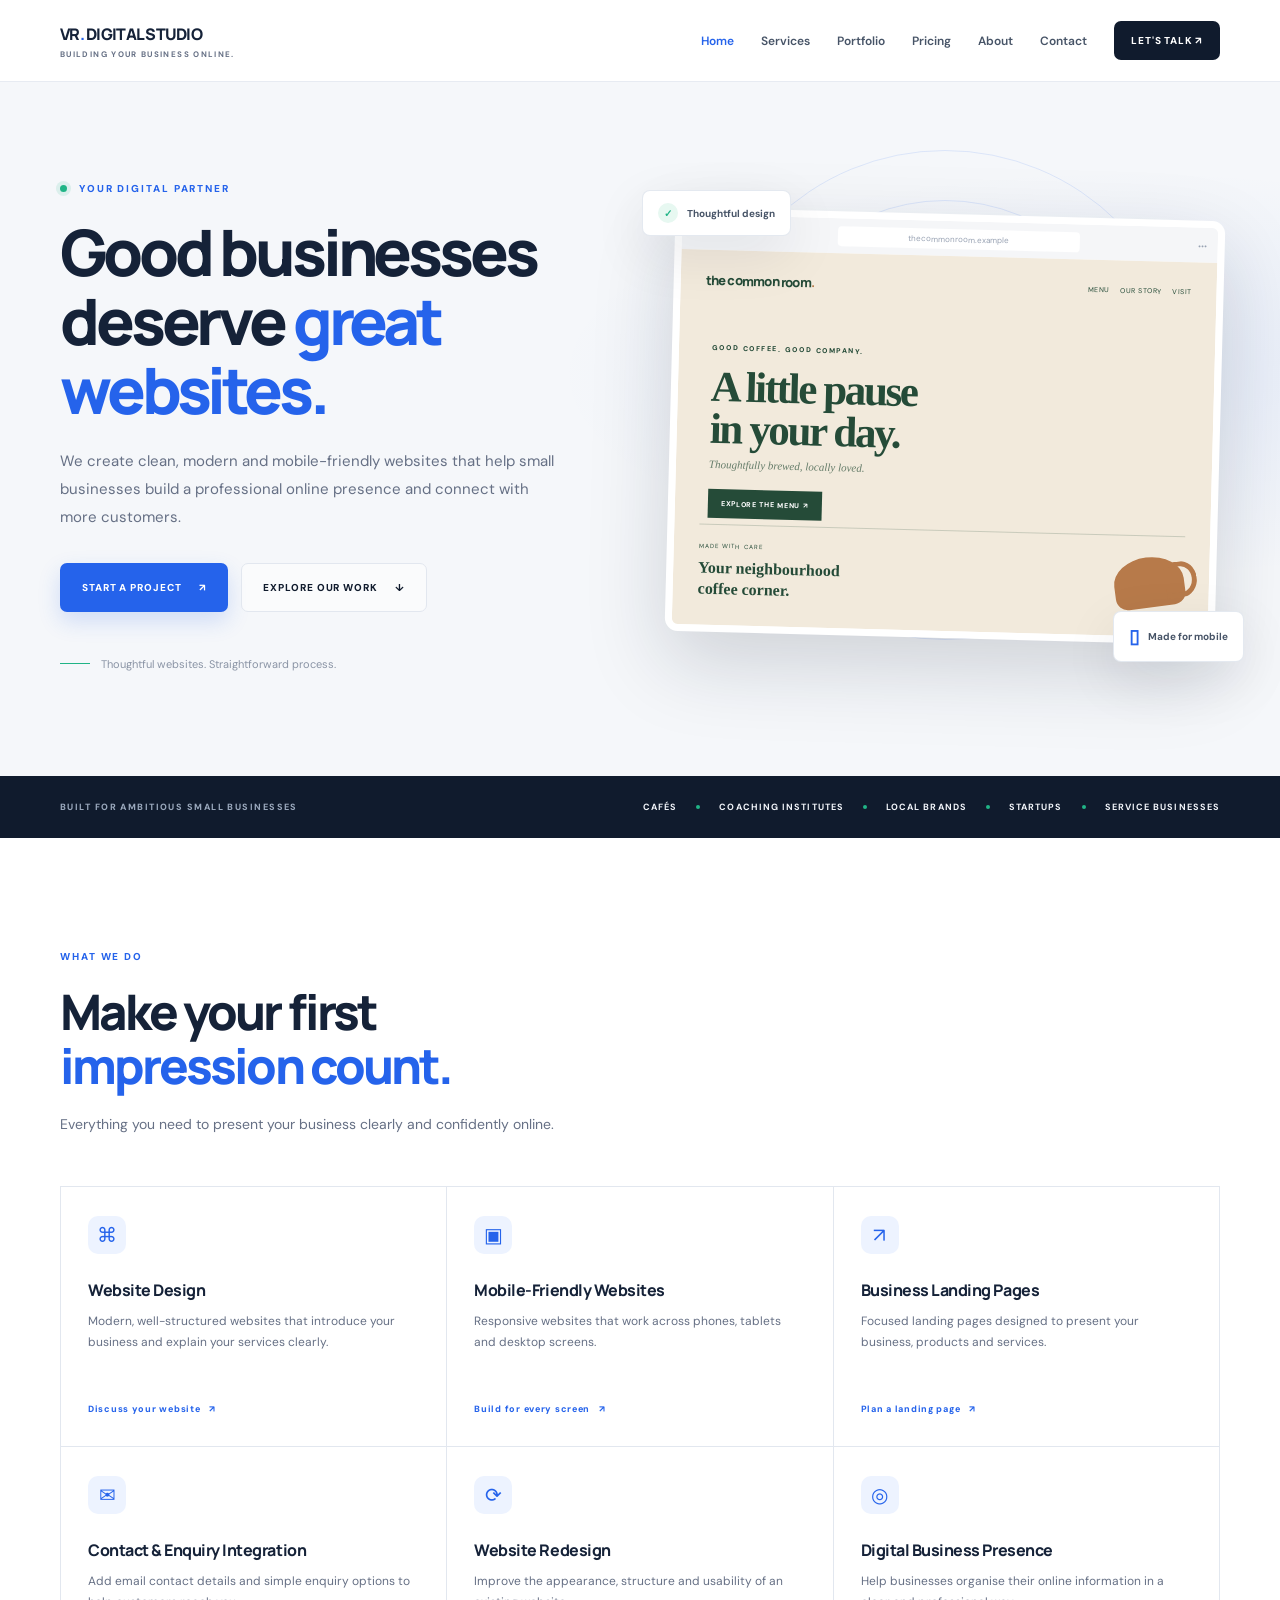
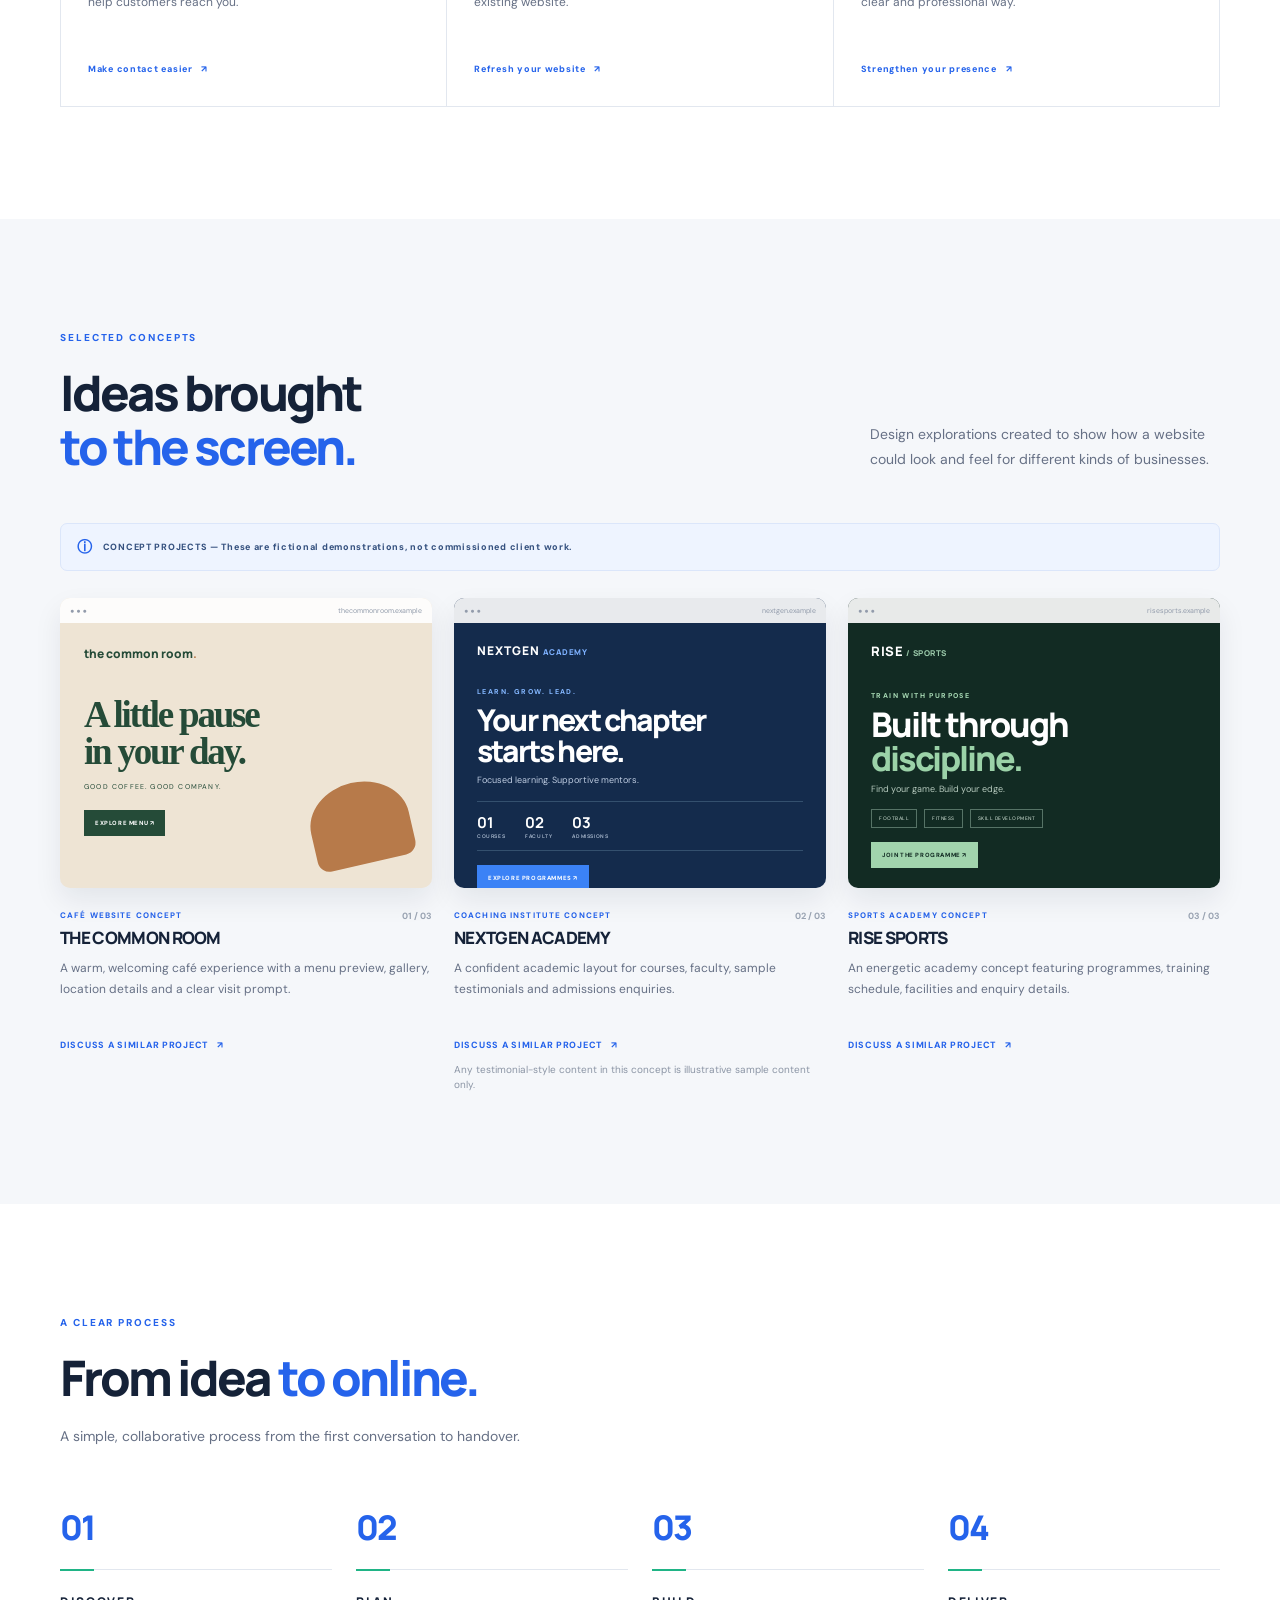
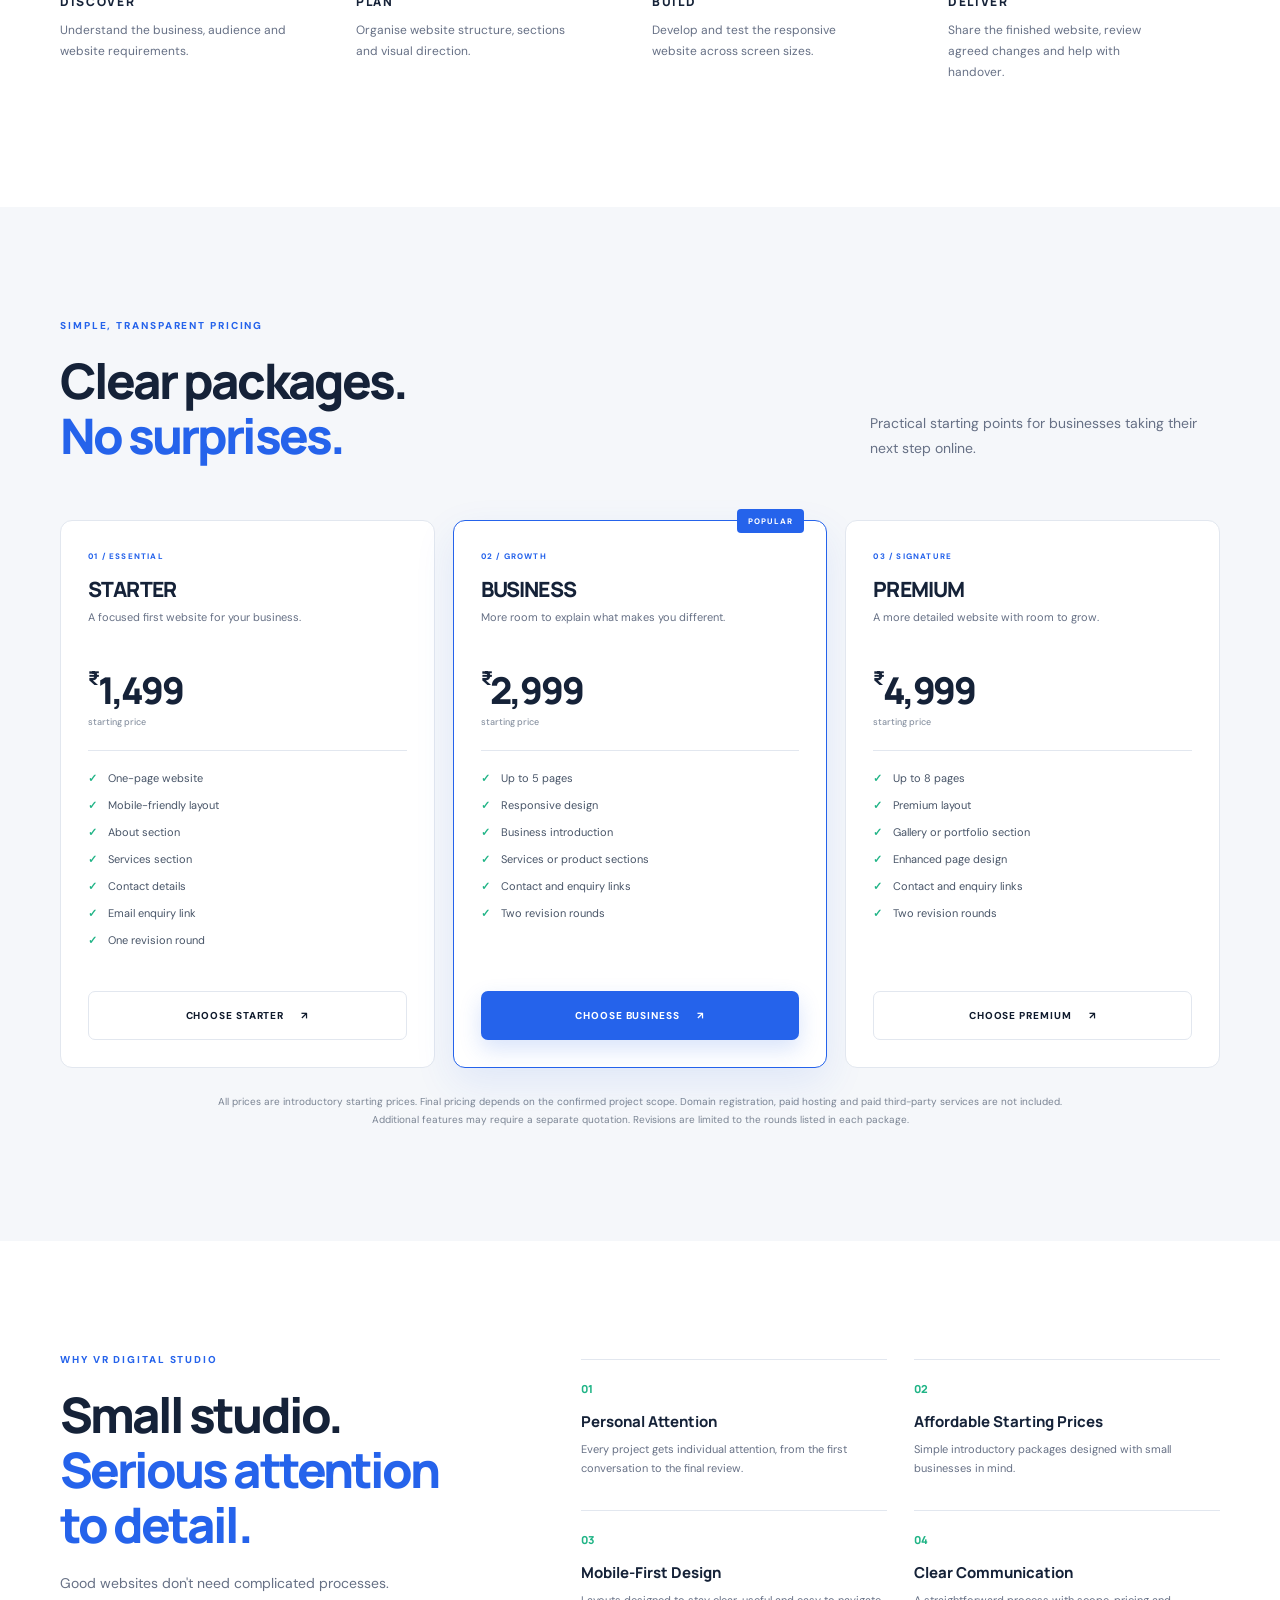
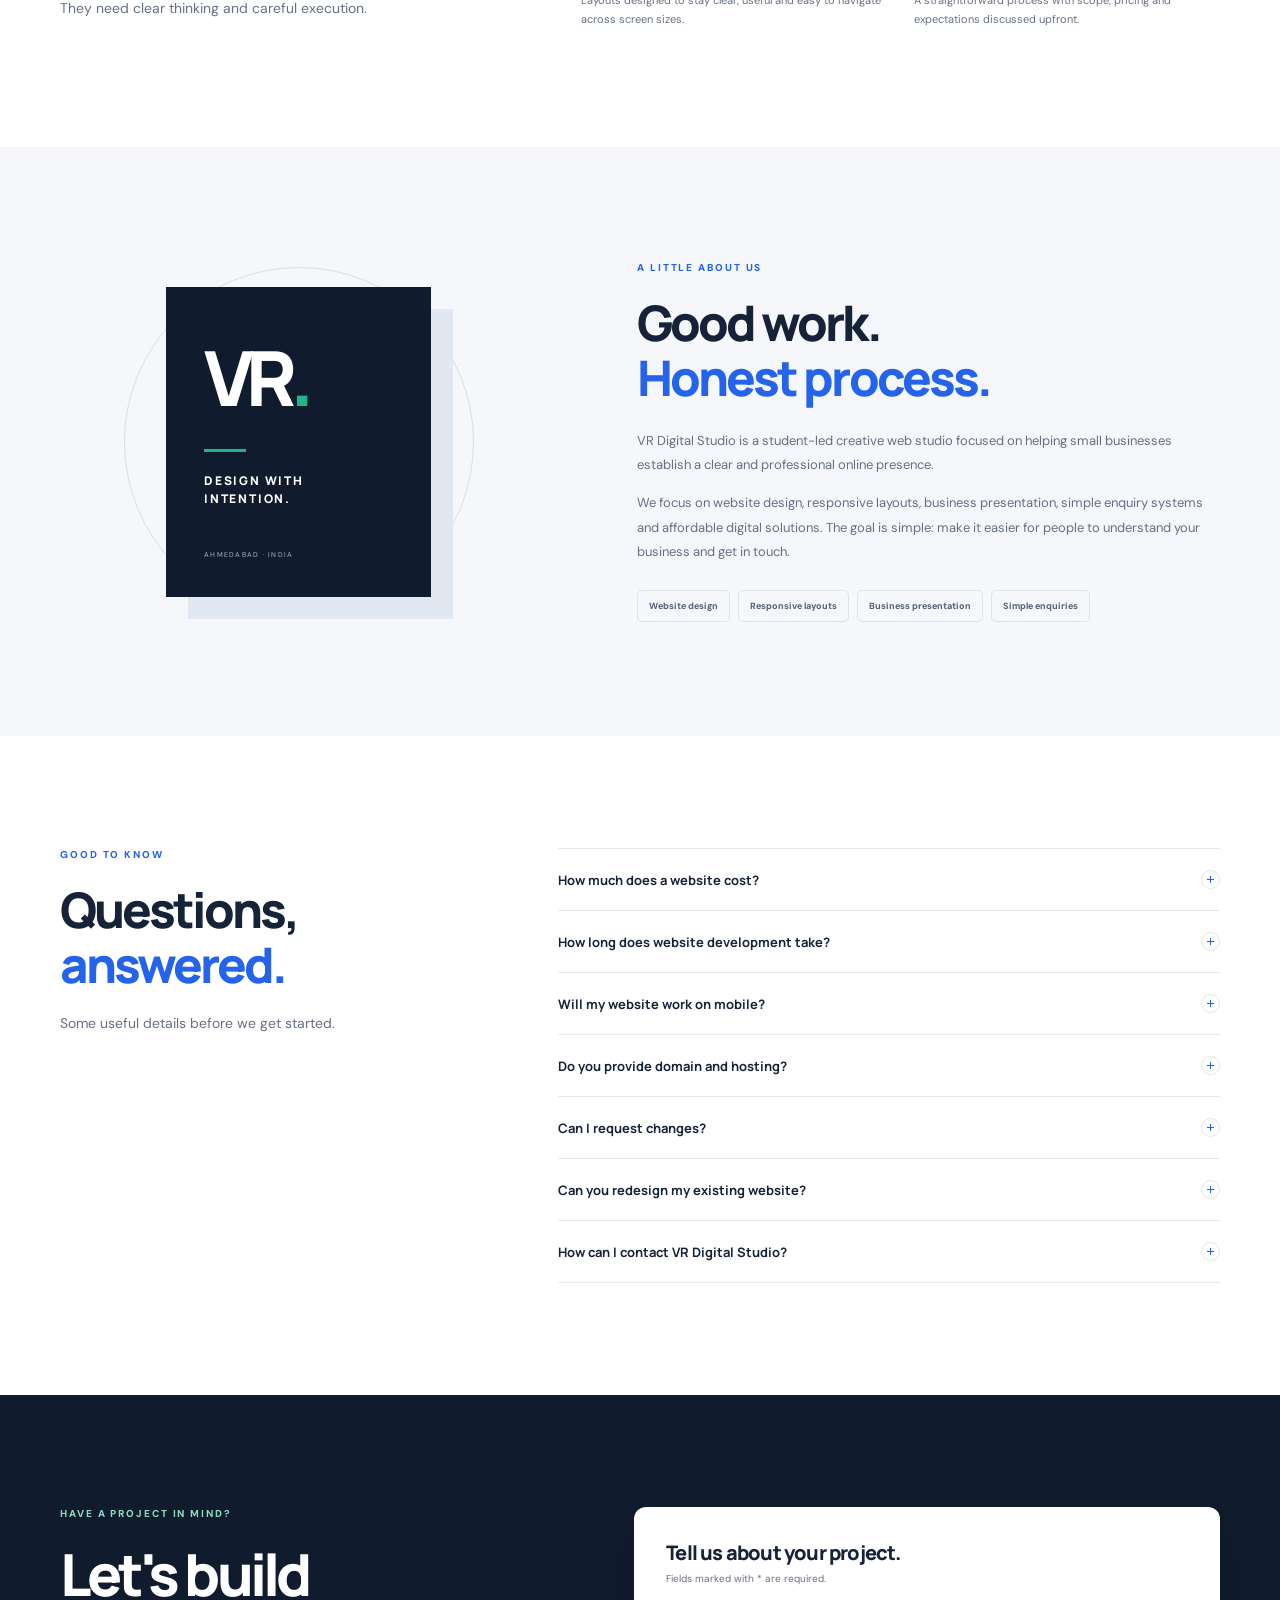
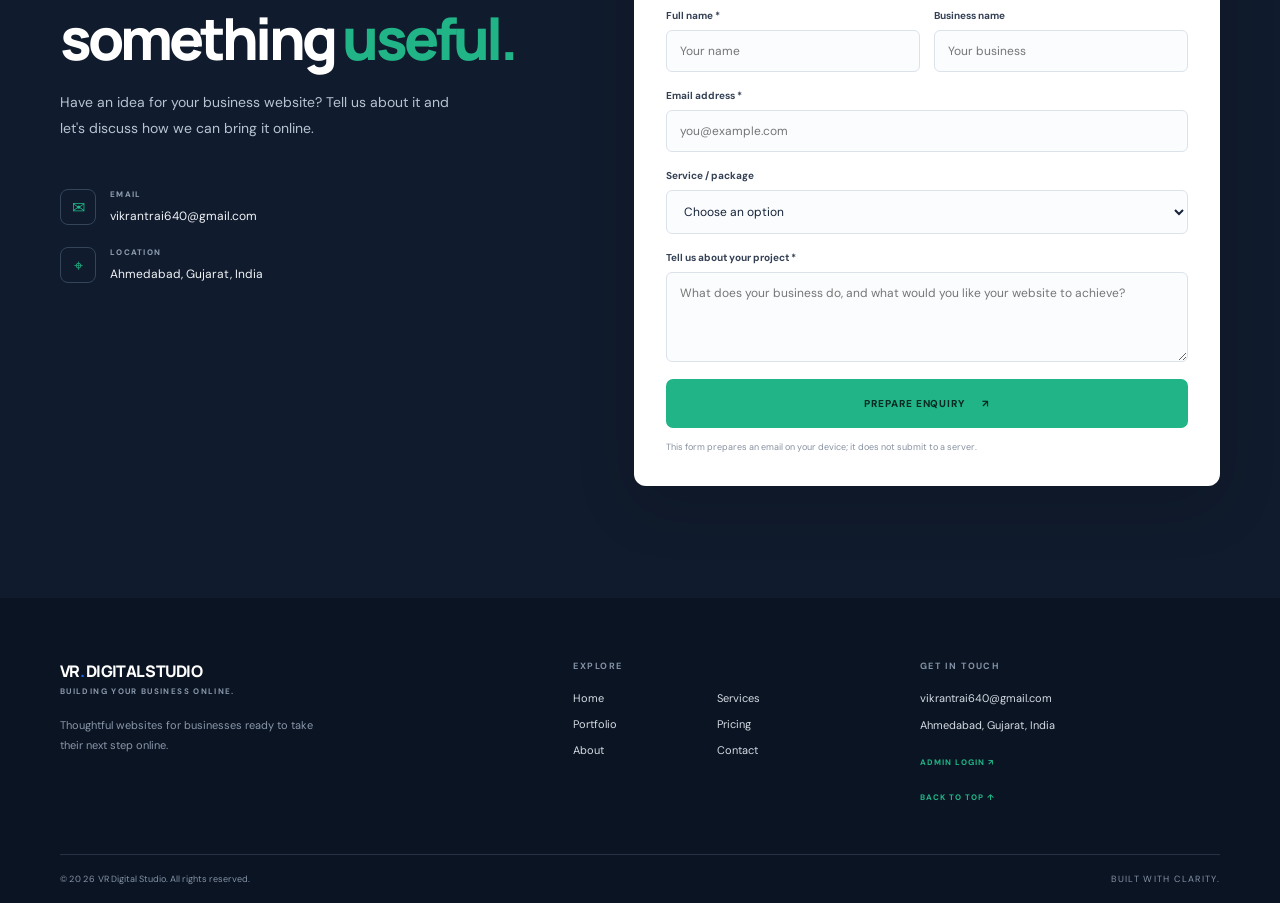
<file: VR_Digital_Studio_Admin_Login_Starter/index.html>
<!doctype html>
<html lang="en">
<head>
  <meta charset="utf-8">
  <meta name="viewport" content="width=device-width, initial-scale=1">
  <meta name="description" content="VR Digital Studio builds clean, modern and mobile-friendly websites for small businesses in Ahmedabad, Gujarat.">
  <meta name="theme-color" content="#101b2d">
  <meta property="og:title" content="VR Digital Studio — Building Your Business Online">
  <meta property="og:description" content="Thoughtful websites for ambitious small businesses.">
  <meta property="og:type" content="website">
  <title>VR Digital Studio | Building Your Business Online</title>
  <link rel="preconnect" href="https://fonts.googleapis.com">
  <link rel="preconnect" href="https://fonts.gstatic.com" crossorigin>
  <link href="https://fonts.googleapis.com/css2?family=DM+Sans:wght@400;500;600;700&family=Manrope:wght@400;500;600;700;800&display=swap" rel="stylesheet">
  <link rel="icon" href="favicon.svg" type="image/svg+xml">
  <link rel="stylesheet" href="style.css">
  <script src="script.js" defer></script>
</head>
<body>
  <a class="skip-link" href="#main">Skip to content</a>
  <header class="site-header" id="top">
    <div class="container nav-wrap">
      <a class="brand" href="#home" aria-label="VR Digital Studio home">
        <span class="brand-name">VR<span>.</span> DIGITAL STUDIO</span>
        <span class="brand-tagline">BUILDING YOUR BUSINESS ONLINE.</span>
      </a>
      <button class="menu-toggle" type="button" aria-label="Open navigation" aria-expanded="false" aria-controls="primary-nav">
        <span></span><span></span><span></span>
      </button>
      <nav class="primary-nav" id="primary-nav" aria-label="Main navigation">
        <a href="#home">Home</a><a href="#services">Services</a><a href="#portfolio">Portfolio</a>
        <a href="#pricing">Pricing</a><a href="#about">About</a><a href="#contact">Contact</a>
        <a class="nav-cta" href="#contact">LET'S TALK <span aria-hidden="true">↗</span></a>
      </nav>
    </div>
  </header>

  <main id="main">
    <section class="hero section" id="home">
      <div class="container hero-grid">
        <div class="hero-copy reveal">
          <p class="eyebrow"><span class="eyebrow-dot"></span> YOUR DIGITAL PARTNER</p>
          <h1>Good businesses deserve <span>great websites.</span></h1>
          <p class="hero-description">We create clean, modern and mobile-friendly websites that help small businesses build a professional online presence and connect with more customers.</p>
          <div class="hero-actions">
            <a class="button button-primary" href="#contact">START A PROJECT <span aria-hidden="true">↗</span></a>
            <a class="button button-quiet" href="#portfolio">EXPLORE OUR WORK <span aria-hidden="true">↓</span></a>
          </div>
          <div class="hero-note"><span class="note-line"></span> Thoughtful websites. Straightforward process.</div>
        </div>
        <div class="hero-art reveal" aria-label="Preview of a fictional café website">
          <div class="float-tag float-tag-top"><span class="tag-check">✓</span> Thoughtful design</div>
          <div class="browser">
            <div class="browser-bar"><div class="browser-dots"><i></i><i></i><i></i></div><div class="browser-address">thecommonroom.example</div><span class="browser-menu">•••</span></div>
            <div class="cafe-preview">
              <div class="cafe-nav"><b>the common room<span>.</span></b><span>MENU　 OUR STORY　 VISIT</span></div>
              <div class="cafe-hero">
                <div class="cafe-kicker">GOOD COFFEE. GOOD COMPANY.</div>
                <div class="cafe-title">A little pause<br>in your day.</div>
                <div class="cafe-copy">Thoughtfully brewed, locally loved.</div>
                <span class="cafe-button">EXPLORE THE MENU ↗</span>
              </div>
              <div class="cafe-lower"><div><small>MADE WITH CARE</small><b>Your neighbourhood<br>coffee corner.</b></div><div class="coffee-art"><span></span></div></div>
            </div>
          </div>
          <div class="float-tag float-tag-bottom"><span class="mobile-icon">▯</span> Made for mobile</div>
          <div class="art-orbit orbit-one"></div><div class="art-orbit orbit-two"></div>
        </div>
      </div>
    </section>

    <section class="audience-strip" aria-label="Businesses we work with">
      <div class="container audience-inner">
        <p>BUILT FOR AMBITIOUS SMALL BUSINESSES</p>
        <div class="audience-list"><span>CAFÉS</span><i></i><span>COACHING INSTITUTES</span><i></i><span>LOCAL BRANDS</span><i></i><span>STARTUPS</span><i></i><span>SERVICE BUSINESSES</span></div>
      </div>
    </section>

    <section class="section services-section" id="services">
      <div class="container">
        <div class="section-heading reveal"><p class="eyebrow">WHAT WE DO</p><h2>Make your first<br><span>impression count.</span></h2><p>Everything you need to present your business clearly and confidently online.</p></div>
        <div class="services-grid">
          <article class="service-card reveal"><div class="service-icon">⌘</div><h3>Website Design</h3><p>Modern, well-structured websites that introduce your business and explain your services clearly.</p><a href="#contact">Discuss your website <span>↗</span></a></article>
          <article class="service-card reveal"><div class="service-icon">▣</div><h3>Mobile-Friendly Websites</h3><p>Responsive websites that work across phones, tablets and desktop screens.</p><a href="#contact">Build for every screen <span>↗</span></a></article>
          <article class="service-card reveal"><div class="service-icon">↗</div><h3>Business Landing Pages</h3><p>Focused landing pages designed to present your business, products and services.</p><a href="#contact">Plan a landing page <span>↗</span></a></article>
          <article class="service-card reveal"><div class="service-icon">✉</div><h3>Contact &amp; Enquiry Integration</h3><p>Add email contact details and simple enquiry options to help customers reach you.</p><a href="#contact">Make contact easier <span>↗</span></a></article>
          <article class="service-card reveal"><div class="service-icon">⟳</div><h3>Website Redesign</h3><p>Improve the appearance, structure and usability of an existing website.</p><a href="#contact">Refresh your website <span>↗</span></a></article>
          <article class="service-card reveal"><div class="service-icon">◎</div><h3>Digital Business Presence</h3><p>Help businesses organise their online information in a clear and professional way.</p><a href="#contact">Strengthen your presence <span>↗</span></a></article>
        </div>
      </div>
    </section>

    <section class="section portfolio-section" id="portfolio">
      <div class="container">
        <div class="portfolio-heading reveal"><div class="section-heading"><p class="eyebrow">SELECTED CONCEPTS</p><h2>Ideas brought<br><span>to the screen.</span></h2></div><p>Design explorations created to show how a website could look and feel for different kinds of businesses.</p></div>
        <div class="concept-notice"><span>ⓘ</span> CONCEPT PROJECTS — These are fictional demonstrations, not commissioned client work.</div>
        <div class="portfolio-grid">
          <article class="project-card reveal">
            <div class="project-preview cafe-project">
              <div class="mini-browser"><span>● ● ●</span><span>thecommonroom.example</span></div>
              <div class="project-cafe-content"><div class="mini-brand">the common room<span>.</span></div><div class="mini-cafe-title">A little pause<br>in your day.</div><p>GOOD COFFEE. GOOD COMPANY.</p><div class="mini-coffee"></div><span class="mini-pill">EXPLORE MENU ↗</span></div>
            </div>
            <div class="project-meta"><div><p class="project-category">CAFÉ WEBSITE CONCEPT</p><h3>THE COMMON ROOM</h3></div><span class="project-number">01 / 03</span></div>
            <p class="project-description">A warm, welcoming café experience with a menu preview, gallery, location details and a clear visit prompt.</p>
            <a class="text-link" href="#contact" aria-label="Discuss a café website like The Common Room">DISCUSS A SIMILAR PROJECT <span>↗</span></a>
          </article>
          <article class="project-card reveal">
            <div class="project-preview academy-project">
              <div class="mini-browser"><span>● ● ●</span><span>nextgen.example</span></div>
              <div class="academy-content"><div class="academy-brand">NEXTGEN<span> ACADEMY</span></div><div class="academy-kicker">LEARN. GROW. LEAD.</div><div class="academy-title">Your next chapter<br>starts here.</div><p>Focused learning. Supportive mentors.</p><div class="academy-stats"><b>01 <small>COURSES</small></b><b>02 <small>FACULTY</small></b><b>03 <small>ADMISSIONS</small></b></div><span class="academy-button">EXPLORE PROGRAMMES ↗</span></div>
            </div>
            <div class="project-meta"><div><p class="project-category">COACHING INSTITUTE CONCEPT</p><h3>NEXTGEN ACADEMY</h3></div><span class="project-number">02 / 03</span></div>
            <p class="project-description">A confident academic layout for courses, faculty, sample testimonials and admissions enquiries.</p>
            <a class="text-link" href="#contact" aria-label="Discuss a coaching website like NextGen Academy">DISCUSS A SIMILAR PROJECT <span>↗</span></a>
            <p class="sample-note">Any testimonial-style content in this concept is illustrative sample content only.</p>
          </article>
          <article class="project-card reveal">
            <div class="project-preview sports-project">
              <div class="mini-browser"><span>● ● ●</span><span>risesports.example</span></div>
              <div class="sports-content"><div class="sports-brand">RISE<span> / SPORTS</span></div><div class="sports-kicker">TRAIN WITH PURPOSE</div><div class="sports-title">Built through<br><em>discipline.</em></div><p>Find your game. Build your edge.</p><div class="sports-lines"><span>FOOTBALL</span><span>FITNESS</span><span>SKILL DEVELOPMENT</span></div><span class="sports-button">JOIN THE PROGRAMME ↗</span></div>
            </div>
            <div class="project-meta"><div><p class="project-category">SPORTS ACADEMY CONCEPT</p><h3>RISE SPORTS</h3></div><span class="project-number">03 / 03</span></div>
            <p class="project-description">An energetic academy concept featuring programmes, training schedule, facilities and enquiry details.</p>
            <a class="text-link" href="#contact" aria-label="Discuss a sports academy website like Rise Sports">DISCUSS A SIMILAR PROJECT <span>↗</span></a>
          </article>
        </div>
      </div>
    </section>

    <section class="section process-section" id="process">
      <div class="container">
        <div class="section-heading reveal"><p class="eyebrow">A CLEAR PROCESS</p><h2>From idea <span>to online.</span></h2><p>A simple, collaborative process from the first conversation to handover.</p></div>
        <div class="process-grid">
          <article class="process-step reveal"><span class="step-number">01</span><div class="step-line"></div><h3>DISCOVER</h3><p>Understand the business, audience and website requirements.</p></article>
          <article class="process-step reveal"><span class="step-number">02</span><div class="step-line"></div><h3>PLAN</h3><p>Organise website structure, sections and visual direction.</p></article>
          <article class="process-step reveal"><span class="step-number">03</span><div class="step-line"></div><h3>BUILD</h3><p>Develop and test the responsive website across screen sizes.</p></article>
          <article class="process-step reveal"><span class="step-number">04</span><div class="step-line"></div><h3>DELIVER</h3><p>Share the finished website, review agreed changes and help with handover.</p></article>
        </div>
      </div>
    </section>

    <section class="section pricing-section" id="pricing">
      <div class="container">
        <div class="pricing-heading reveal"><div class="section-heading"><p class="eyebrow">SIMPLE, TRANSPARENT PRICING</p><h2>Clear packages.<br><span>No surprises.</span></h2></div><p>Practical starting points for businesses taking their next step online.</p></div>
        <div class="pricing-grid">
          <article class="price-card reveal"><p class="price-label">01 / ESSENTIAL</p><h3>STARTER</h3><p class="price-description">A focused first website for your business.</p><div class="price"><span>₹</span>1,499 <small>starting price</small></div><ul><li>One-page website</li><li>Mobile-friendly layout</li><li>About section</li><li>Services section</li><li>Contact details</li><li>Email enquiry link</li><li>One revision round</li></ul><a class="button button-outline" href="#contact" data-package="Starter">CHOOSE STARTER <span>↗</span></a></article>
          <article class="price-card popular-card reveal"><div class="popular-label">POPULAR</div><p class="price-label">02 / GROWTH</p><h3>BUSINESS</h3><p class="price-description">More room to explain what makes you different.</p><div class="price"><span>₹</span>2,999 <small>starting price</small></div><ul><li>Up to 5 pages</li><li>Responsive design</li><li>Business introduction</li><li>Services or product sections</li><li>Contact and enquiry links</li><li>Two revision rounds</li></ul><a class="button button-primary" href="#contact" data-package="Business">CHOOSE BUSINESS <span>↗</span></a></article>
          <article class="price-card reveal"><p class="price-label">03 / SIGNATURE</p><h3>PREMIUM</h3><p class="price-description">A more detailed website with room to grow.</p><div class="price"><span>₹</span>4,999 <small>starting price</small></div><ul><li>Up to 8 pages</li><li>Premium layout</li><li>Gallery or portfolio section</li><li>Enhanced page design</li><li>Contact and enquiry links</li><li>Two revision rounds</li></ul><a class="button button-outline" href="#contact" data-package="Premium">CHOOSE PREMIUM <span>↗</span></a></article>
        </div>
        <p class="pricing-note">All prices are introductory starting prices. Final pricing depends on the confirmed project scope. Domain registration, paid hosting and paid third-party services are not included. Additional features may require a separate quotation. Revisions are limited to the rounds listed in each package.</p>
      </div>
    </section>

    <section class="section why-section">
      <div class="container why-layout">
        <div class="section-heading reveal"><p class="eyebrow">WHY VR DIGITAL STUDIO</p><h2>Small studio.<br><span>Serious attention<br>to detail.</span></h2><p>Good websites don't need complicated processes. They need clear thinking and careful execution.</p></div>
        <div class="benefits-grid">
          <article class="benefit-card reveal"><span>01</span><h3>Personal Attention</h3><p>Every project gets individual attention, from the first conversation to the final review.</p></article>
          <article class="benefit-card reveal"><span>02</span><h3>Affordable Starting Prices</h3><p>Simple introductory packages designed with small businesses in mind.</p></article>
          <article class="benefit-card reveal"><span>03</span><h3>Mobile-First Design</h3><p>Layouts designed to stay clear, useful and easy to navigate across screen sizes.</p></article>
          <article class="benefit-card reveal"><span>04</span><h3>Clear Communication</h3><p>A straightforward process with scope, pricing and expectations discussed upfront.</p></article>
        </div>
      </div>
    </section>

    <section class="about-section section" id="about">
      <div class="container about-layout">
        <div class="monogram-wrap reveal"><div class="monogram-card"><div class="monogram">VR<span>.</span></div><div class="monogram-rule"></div><p>DESIGN WITH<br>INTENTION.</p><span class="monogram-caption">AHMEDABAD · INDIA</span></div><div class="monogram-orbit"></div></div>
        <div class="about-copy reveal"><p class="eyebrow">A LITTLE ABOUT US</p><h2>Good work.<br><span>Honest process.</span></h2><p>VR Digital Studio is a student-led creative web studio focused on helping small businesses establish a clear and professional online presence.</p><p>We focus on website design, responsive layouts, business presentation, simple enquiry systems and affordable digital solutions. The goal is simple: make it easier for people to understand your business and get in touch.</p><div class="about-tags"><span>Website design</span><span>Responsive layouts</span><span>Business presentation</span><span>Simple enquiries</span></div></div>
      </div>
    </section>

    <section class="section faq-section" id="faq">
      <div class="container faq-layout">
        <div class="section-heading reveal"><p class="eyebrow">GOOD TO KNOW</p><h2>Questions,<br><span>answered.</span></h2><p>Some useful details before we get started.</p></div>
        <div class="faq-list reveal">
          <details class="faq-item"><summary>How much does a website cost?<span></span></summary><p>Introductory packages start at ₹1,499. The final quote depends on the number of pages, content, features and overall project scope.</p></details>
          <details class="faq-item"><summary>How long does website development take?<span></span></summary><p>Timelines depend on the size of the project and how quickly content and feedback are shared. We’ll agree on a realistic schedule before work begins.</p></details>
          <details class="faq-item"><summary>Will my website work on mobile?<span></span></summary><p>Yes. Responsive layouts are included so the website adapts to mobile phones, tablets and desktop screens.</p></details>
          <details class="faq-item"><summary>Do you provide domain and hosting?<span></span></summary><p>Domain registration and paid hosting are not included in the package prices. We can discuss suitable options, including free static hosting where appropriate.</p></details>
          <details class="faq-item"><summary>Can I request changes?<span></span></summary><p>Yes. Each package includes a defined number of revision rounds. Any additional work can be discussed and quoted separately.</p></details>
          <details class="faq-item"><summary>Can you redesign my existing website?<span></span></summary><p>Yes. Share your current website and what you would like to improve. We can review the scope and suggest a practical redesign approach.</p></details>
          <details class="faq-item"><summary>How can I contact VR Digital Studio?<span></span></summary><p>Use the enquiry form below. It prepares an email to our studio inbox in your default email application.</p></details>
        </div>
      </div>
    </section>

    <section class="contact-section section" id="contact">
      <div class="container contact-layout">
        <div class="contact-copy reveal"><p class="eyebrow eyebrow-light">HAVE A PROJECT IN MIND?</p><h2>Let's build<br>something <span>useful.</span></h2><p>Have an idea for your business website? Tell us about it and let's discuss how we can bring it online.</p>
          <div class="contact-details"><div><span class="contact-detail-icon">✉</span><div><small>EMAIL</small><a href="mailto:vikrantrai640@gmail.com" data-email-link>vikrantrai640@gmail.com</a></div></div><div><span class="contact-detail-icon">⌖</span><div><small>LOCATION</small><span>Ahmedabad, Gujarat, India</span></div></div></div>
        </div>
        <form class="contact-form reveal" id="contact-form" novalidate>
          <div class="form-heading"><h3>Tell us about your project.</h3><p>Fields marked with * are required.</p></div>
          <div class="form-row"><div class="form-field"><label for="full-name">Full name *</label><input id="full-name" name="fullName" type="text" autocomplete="name" required minlength="2" placeholder="Your name"></div><div class="form-field"><label for="business-name">Business name</label><input id="business-name" name="businessName" type="text" autocomplete="organization" placeholder="Your business"></div></div>
          <div class="form-field"><label for="email">Email address *</label><input id="email" name="email" type="email" autocomplete="email" required placeholder="you@example.com"></div>
          <div class="form-field"><label for="package">Service / package</label><select id="package" name="package"><option value="">Choose an option</option><option>Starter website</option><option>Business website</option><option>Premium website</option><option>Website redesign</option><option>Landing page</option><option>Not sure yet</option></select></div>
          <div class="form-field"><label for="project-description">Tell us about your project *</label><textarea id="project-description" name="projectDescription" rows="4" required minlength="10" placeholder="What does your business do, and what would you like your website to achieve?"></textarea></div>
          <button class="button button-mint form-submit" type="submit">PREPARE ENQUIRY <span aria-hidden="true">↗</span></button>
          <p class="form-status" id="form-status" role="status" aria-live="polite">This form prepares an email on your device; it does not submit to a server.</p>
        </form>
      </div>
    </section>
  </main>

  <footer class="site-footer">
    <div class="container footer-main">
      <div class="footer-brand"><a class="brand brand-light" href="#home"><span class="brand-name">VR<span>.</span> DIGITAL STUDIO</span><span class="brand-tagline">BUILDING YOUR BUSINESS ONLINE.</span></a><p>Thoughtful websites for businesses ready to take their next step online.</p></div>
      <div class="footer-nav"><h3>EXPLORE</h3><div><a href="#home">Home</a><a href="#services">Services</a><a href="#portfolio">Portfolio</a><a href="#pricing">Pricing</a><a href="#about">About</a><a href="#contact">Contact</a></div></div>
      <div class="footer-contact"><h3>GET IN TOUCH</h3><a href="mailto:vikrantrai640@gmail.com" data-email-link>vikrantrai640@gmail.com</a><span>Ahmedabad, Gujarat, India</span><a href="admin.html" class="footer-top">ADMIN LOGIN ↗</a><a class="footer-top" href="#top">BACK TO TOP ↑</a></div>
    </div>
    <div class="container footer-bottom"><span>© <span id="current-year"></span> VR Digital Studio. All rights reserved.</span><span>BUILT WITH CLARITY.</span></div>
  </footer>
</body>
</html>
</file>
<file: VR_Digital_Studio_Admin_Login_Starter/style.css>
/* VR Digital Studio — responsive visual system */
:root {
  --navy: #101B2D; --blue: #2563EB; --bg: #F5F7FA; --white: #FFFFFF;
  --mint: #20B486; --text: #152238; --muted: #667085; --border: #E2E7EF;
  --font-heading: "Manrope", sans-serif; --font-body: "DM Sans", sans-serif;
  --shadow: 0 18px 55px rgba(16, 27, 45, .09); --radius: 18px;
}
* { box-sizing: border-box; }
html { scroll-behavior: smooth; scroll-padding-top: 90px; }
body { margin: 0; color: var(--text); background: var(--white); font-family: var(--font-body); -webkit-font-smoothing: antialiased; }
a { color: inherit; text-decoration: none; }
button, input, select, textarea { font: inherit; }
button, a { -webkit-tap-highlight-color: transparent; }
.container { width: min(1160px, calc(100% - 48px)); margin-inline: auto; }
.section { padding: 112px 0; }
.skip-link { position: absolute; top: -60px; left: 16px; z-index: 2000; padding: 12px 16px; background: white; color: var(--navy); border-radius: 8px; }
.skip-link:focus { top: 12px; }
.site-header { position: sticky; top: 0; z-index: 1000; height: 82px; background: rgba(255,255,255,.94); border-bottom: 1px solid rgba(226,231,239,.8); backdrop-filter: blur(14px); }
.nav-wrap { height: 100%; display: flex; align-items: center; justify-content: space-between; gap: 28px; }
.brand { display: inline-flex; flex-direction: column; gap: 4px; flex-shrink: 0; }
.brand-name { font: 800 16px var(--font-heading); letter-spacing: -.045em; }
.brand-name span { color: var(--blue); }
.brand-tagline { color: var(--muted); font-size: 8px; letter-spacing: .17em; font-weight: 700; }
.primary-nav { display: flex; align-items: center; gap: 27px; }
.primary-nav > a:not(.nav-cta) { color: #475467; font-size: 12px; font-weight: 600; transition: color .2s; }
.primary-nav > a:not(.nav-cta):hover, .primary-nav > a.active { color: var(--blue); }
.nav-cta { background: var(--navy); color: white; padding: 13px 17px; border-radius: 7px; font-size: 10px; font-weight: 800; letter-spacing: .08em; transition: transform .2s, background .2s; }
.nav-cta:hover { transform: translateY(-2px); background: var(--blue); }
.menu-toggle { display: none; border: 0; background: transparent; padding: 10px; cursor: pointer; }
.menu-toggle span { display: block; width: 22px; height: 2px; margin: 5px; background: var(--navy); transition: transform .25s, opacity .2s; }
.hero { min-height: 650px; padding: 100px 0 105px; overflow: hidden; background: radial-gradient(ellipse at 88% 42%, rgba(37,99,235,.07), transparent 36%), var(--bg); }
.hero-grid { display: grid; grid-template-columns: 1fr 1.02fr; align-items: center; gap: 70px; }
.eyebrow { margin: 0 0 22px; color: var(--blue); font-size: 10px; font-weight: 800; letter-spacing: .19em; }
.eyebrow-dot { display: inline-block; width: 7px; height: 7px; margin-right: 8px; border-radius: 50%; background: var(--mint); box-shadow: 0 0 0 4px rgba(32,180,134,.12); }
h1, h2, h3, p { margin-top: 0; }
.hero h1 { max-width: 600px; margin-bottom: 24px; font: 800 clamp(43px, 5vw, 66px)/1.08 var(--font-heading); letter-spacing: -.065em; }
.hero h1 span, .section-heading h2 span, .pricing-heading h2 span, .about-copy h2 span { color: var(--blue); }
.hero-description { max-width: 500px; margin-bottom: 31px; color: var(--muted); font-size: 15px; line-height: 1.85; }
.hero-actions { display: flex; align-items: center; gap: 13px; flex-wrap: wrap; }
.button { display: inline-flex; min-height: 49px; align-items: center; justify-content: center; gap: 17px; padding: 0 21px; border: 1px solid transparent; border-radius: 7px; font-size: 10px; font-weight: 800; letter-spacing: .09em; cursor: pointer; transition: transform .2s, box-shadow .2s, background .2s, border-color .2s; }
.button:hover { transform: translateY(-3px); }
.button-primary { background: var(--blue); color: white; box-shadow: 0 9px 22px rgba(37,99,235,.18); }
.button-primary:hover { background: #1d4ed8; box-shadow: 0 13px 25px rgba(37,99,235,.24); }
.button-quiet { color: var(--navy); border-color: var(--border); background: rgba(255,255,255,.55); }
.button-quiet:hover, .button-outline:hover { border-color: var(--blue); color: var(--blue); }
.hero-note { display: flex; align-items: center; gap: 11px; margin-top: 45px; color: #8a94a5; font-size: 11px; }
.note-line { width: 30px; height: 1px; background: var(--mint); }
.hero-art { position: relative; min-width: 0; padding: 24px 0; }
.browser { position: relative; z-index: 2; overflow: hidden; border: 7px solid white; border-radius: 13px; background: white; box-shadow: 0 30px 80px rgba(16,27,45,.17); transform: rotate(1.5deg); }
.browser-bar { height: 35px; display: flex; align-items: center; justify-content: space-between; padding: 0 11px; background: #f5f6f8; color: #98a2b3; font-size: 8px; }
.browser-dots { display: flex; gap: 4px; }.browser-dots i { width: 6px; height: 6px; border-radius: 50%; background: #d5dbe4; }
.browser-address { width: 47%; padding: 5px 12px; border-radius: 4px; background: white; text-align: center; }
.cafe-preview { min-height: 375px; padding: 21px 25px; background: #f2eadc; color: #254b38; }
.cafe-nav { display: flex; justify-content: space-between; align-items: center; font-size: 7px; letter-spacing: .08em; }
.cafe-nav b { font: 800 13px var(--font-heading); letter-spacing: -.06em; }.cafe-nav b span, .mini-brand span { color: #b77a4a; }
.cafe-hero { position: relative; min-height: 235px; padding: 54px 0 0 8px; }
.cafe-kicker { font-size: 7px; letter-spacing: .22em; font-weight: 800; }
.cafe-title { margin: 14px 0 8px; font: 800 43px/.98 Georgia, serif; letter-spacing: -.055em; }
.cafe-copy { font: italic 11px Georgia, serif; color: #667d6a; }
.cafe-button, .mini-pill { display: inline-block; margin-top: 19px; padding: 10px 13px; background: #254b38; color: white; font-size: 7px; font-weight: 800; letter-spacing: .1em; }
.cafe-lower { display: flex; justify-content: space-between; align-items: center; border-top: 1px solid rgba(37,75,56,.2); padding-top: 17px; }
.cafe-lower small { display: block; margin-bottom: 7px; font-size: 6px; letter-spacing: .18em; }.cafe-lower b { font: 700 16px/1.1 Georgia,serif; }
.coffee-art { width: 70px; height: 50px; border-radius: 50% 50% 12px 12px; background: #b77a4a; position: relative; transform: rotate(-9deg); }.coffee-art:after { content: ""; position: absolute; width: 27px; height: 26px; right: -13px; top: 8px; border: 5px solid #b77a4a; border-left: 0; border-radius: 0 50% 50% 0; }
.float-tag { position: absolute; z-index: 3; display: flex; align-items: center; gap: 9px; padding: 12px 15px; border: 1px solid rgba(226,231,239,.9); border-radius: 8px; background: white; box-shadow: var(--shadow); color: #475467; font-size: 10px; font-weight: 700; }
.float-tag-top { top: 0; left: -28px; }.float-tag-bottom { right: -24px; bottom: 0; }
.tag-check { display: grid; width: 20px; height: 20px; place-items: center; border-radius: 50%; background: #e7f8f1; color: var(--mint); }.mobile-icon { color: var(--blue); font-size: 19px; }
.art-orbit { position: absolute; border: 1px solid rgba(37,99,235,.12); border-radius: 50%; }.orbit-one { width: 490px; height: 490px; top: -40px; left: 50%; transform: translateX(-50%); }.orbit-two { width: 390px; height: 390px; top: 10px; left: 50%; transform: translateX(-50%); }
.audience-strip { padding: 25px 0; background: var(--navy); color: white; }.audience-inner { display: flex; align-items: center; justify-content: space-between; gap: 30px; }.audience-inner > p { margin: 0; color: #9aa8bc; font-size: 9px; font-weight: 800; letter-spacing: .16em; white-space: nowrap; }.audience-list { display: flex; align-items: center; justify-content: flex-end; gap: 19px; flex-wrap: wrap; }.audience-list span { color: #f2f5fa; font-size: 9px; font-weight: 700; letter-spacing: .12em; }.audience-list i { width: 4px; height: 4px; border-radius: 50%; background: var(--mint); }
.section-heading { max-width: 570px; }.section-heading h2, .pricing-heading h2, .about-copy h2 { margin-bottom: 18px; font: 800 clamp(36px, 4vw, 49px)/1.12 var(--font-heading); letter-spacing: -.06em; }.section-heading > p:last-child, .portfolio-heading > p, .pricing-heading > p { color: var(--muted); font-size: 14px; line-height: 1.8; }
.services-section { background: white; }.services-section .section-heading { margin-bottom: 48px; }
.services-grid { display: grid; grid-template-columns: repeat(3,1fr); border-top: 1px solid var(--border); border-left: 1px solid var(--border); }
.service-card { min-height: 250px; padding: 29px 27px; border-right: 1px solid var(--border); border-bottom: 1px solid var(--border); transition: background .25s, transform .25s; }.service-card:hover { position: relative; z-index: 1; background: #fbfcfe; transform: translateY(-4px); }
.service-icon { display: grid; width: 38px; height: 38px; margin-bottom: 25px; place-items: center; border-radius: 10px; background: #edf3ff; color: var(--blue); font-size: 20px; }
.service-card h3 { margin-bottom: 10px; font: 750 16px var(--font-heading); letter-spacing: -.03em; }.service-card p { min-height: 66px; margin-bottom: 19px; color: var(--muted); font-size: 12px; line-height: 1.75; }.service-card a, .text-link { color: var(--blue); font-size: 9px; font-weight: 800; letter-spacing: .08em; }.service-card a span, .text-link span { margin-left: 6px; }
.portfolio-section { background: var(--bg); }.portfolio-heading, .pricing-heading { display: flex; justify-content: space-between; align-items: end; gap: 40px; margin-bottom: 30px; }.portfolio-heading > p, .pricing-heading > p { max-width: 350px; margin-bottom: 21px; }.concept-notice { display: flex; align-items: center; gap: 10px; margin-bottom: 27px; padding: 13px 16px; border: 1px solid #dbe6fa; border-radius: 7px; background: #eef4ff; color: #35517f; font-size: 9px; font-weight: 800; letter-spacing: .08em; }.concept-notice span { color: var(--blue); font-size: 15px; }
.portfolio-grid { display: grid; grid-template-columns: repeat(3,1fr); gap: 22px; }.project-card { min-width: 0; }.project-preview { height: 290px; overflow: hidden; position: relative; border-radius: 10px; box-shadow: 0 12px 28px rgba(16,27,45,.08); }.mini-browser { height: 25px; display: flex; justify-content: space-between; align-items: center; padding: 0 10px; background: rgba(255,255,255,.9); color: #929bab; font-size: 7px; }
.cafe-project { background: #eee4d4; color: #254b38; }.project-cafe-content { position: relative; padding: 22px 24px; height: calc(100% - 25px); }.mini-brand { font: 800 12px var(--font-heading); }.mini-cafe-title { margin-top: 35px; font: 700 37px/.98 Georgia,serif; letter-spacing: -.06em; }.project-cafe-content p { margin-top: 12px; font-size: 7px; letter-spacing: .17em; }.mini-coffee { position: absolute; width: 100px; height: 82px; right: 22px; bottom: 24px; border-radius: 50% 50% 12px 12px; background: #b77a4a; transform: rotate(-13deg); }.mini-pill { margin-top: 12px; font-size: 6px; padding: 9px 11px; }
.academy-project { background: #142b4c; color: white; }.academy-content { padding: 19px 23px; }.academy-brand { font: 800 12px var(--font-heading); letter-spacing: .08em; }.academy-brand span { color: #7eb1ff; font-size: 8px; }.academy-kicker { margin-top: 28px; color: #84b7ff; font-size: 7px; font-weight: 800; letter-spacing: .2em; }.academy-title { margin-top: 9px; font: 800 30px/1.02 var(--font-heading); letter-spacing: -.06em; }.academy-content p { margin: 8px 0 15px; color: #bdcbe0; font-size: 9px; }.academy-stats { display: flex; gap: 20px; padding: 10px 0; border-top: 1px solid #34506e; border-bottom: 1px solid #34506e; }.academy-stats b { font: 700 15px var(--font-heading); }.academy-stats small { display: block; color: #a6b6cb; font-size: 5px; letter-spacing: .12em; }.academy-button, .sports-button { display: inline-block; margin-top: 14px; padding: 9px 11px; background: #3b82f6; color: white; font-size: 6px; font-weight: 800; letter-spacing: .1em; }
.sports-project { background: #122b23; color: white; }.sports-content { padding: 19px 23px; }.sports-brand { font: 800 13px var(--font-heading); letter-spacing: .04em; }.sports-brand span { color: #9ac9a9; font-size: 8px; }.sports-kicker { margin-top: 31px; color: #a7d9b4; font-size: 7px; letter-spacing: .2em; font-weight: 800; }.sports-title { margin-top: 8px; font: 800 34px/.98 var(--font-heading); letter-spacing: -.06em; }.sports-title em { color: #9bd2a8; font-style: normal; }.sports-content p { margin: 8px 0 14px; color: #b5c9bd; font-size: 9px; }.sports-lines { display: flex; gap: 7px; flex-wrap: wrap; }.sports-lines span { padding: 5px 7px; border: 1px solid #567366; color: #d8e9dd; font-size: 5px; letter-spacing: .1em; }.sports-button { background: #a1d4ad; color: #122b23; }
.project-meta { display: flex; justify-content: space-between; align-items: start; margin: 22px 0 9px; }.project-category { margin-bottom: 6px; color: var(--blue); font-size: 8px; font-weight: 800; letter-spacing: .14em; }.project-meta h3 { margin: 0; font: 800 17px var(--font-heading); letter-spacing: -.04em; }.project-number { color: #9aa4b3; font-size: 9px; font-weight: 700; }.project-description { min-height: 62px; color: var(--muted); font-size: 12px; line-height: 1.7; }.sample-note { margin: 9px 0 0; color: #8b95a5; font-size: 10px; line-height: 1.5; }
.process-section { background: white; }.process-section .section-heading { margin-bottom: 55px; }.process-grid { display: grid; grid-template-columns: repeat(4,1fr); gap: 24px; }.process-step { position: relative; }.step-number { color: var(--blue); font: 800 34px var(--font-heading); letter-spacing: -.06em; }.step-line { height: 1px; margin: 19px 0 23px; background: var(--border); }.step-line:after { content: ""; display: block; width: 34px; height: 2px; background: var(--mint); }.process-step h3 { margin-bottom: 10px; font: 800 12px var(--font-heading); letter-spacing: .14em; }.process-step p { max-width: 230px; color: var(--muted); font-size: 12px; line-height: 1.75; }
.pricing-section { background: var(--bg); }.pricing-heading { margin-bottom: 38px; }.pricing-grid { display: grid; grid-template-columns: repeat(3,1fr); gap: 18px; align-items: stretch; }.price-card { position: relative; padding: 30px 27px 27px; border: 1px solid var(--border); border-radius: 12px; background: white; }.popular-card { border: 1.5px solid var(--blue); box-shadow: 0 15px 40px rgba(37,99,235,.1); }.popular-label { position: absolute; top: -12px; right: 22px; padding: 7px 11px; border-radius: 4px; background: var(--blue); color: white; font-size: 8px; font-weight: 800; letter-spacing: .13em; }.price-label { margin-bottom: 14px; color: var(--blue); font-size: 8px; font-weight: 800; letter-spacing: .15em; }.price-card h3 { margin-bottom: 7px; font: 800 21px var(--font-heading); letter-spacing: -.04em; }.price-description { min-height: 37px; margin-bottom: 18px; color: var(--muted); font-size: 11px; }.price { margin-bottom: 22px; font: 800 37px var(--font-heading); letter-spacing: -.06em; }.price > span { font-size: 19px; vertical-align: top; }.price small { display: block; margin-top: 1px; color: #8993a2; font: 500 9px var(--font-body); letter-spacing: 0; }.price-card ul { min-height: 218px; margin: 0 0 23px; padding: 20px 0 0; border-top: 1px solid var(--border); list-style: none; }.price-card li { position: relative; margin: 0 0 13px; padding-left: 20px; color: #475467; font-size: 11px; }.price-card li:before { content: "✓"; position: absolute; left: 0; color: var(--mint); font-weight: 800; }.price-card .button { width: 100%; }.button-outline { border-color: var(--border); color: var(--navy); background: white; }.pricing-note { max-width: 850px; margin: 25px auto 0; color: #7a8493; text-align: center; font-size: 10px; line-height: 1.8; }
.why-section { background: white; }.why-layout { display: grid; grid-template-columns: .8fr 1.2fr; gap: 95px; align-items: center; }.why-layout .section-heading > p:last-child { max-width: 360px; }.benefits-grid { display: grid; grid-template-columns: 1fr 1fr; gap: 32px 27px; }.benefit-card { padding-top: 17px; border-top: 1px solid var(--border); }.benefit-card > span { color: var(--mint); font: 800 11px var(--font-heading); }.benefit-card h3 { margin: 13px 0 8px; font: 750 15px var(--font-heading); }.benefit-card p { margin: 0; color: var(--muted); font-size: 11px; line-height: 1.75; }
.about-section { background: var(--bg); }.about-layout { display: grid; grid-template-columns: .9fr 1.1fr; gap: 100px; align-items: center; }.monogram-wrap { position: relative; display: grid; min-height: 365px; place-items: center; }.monogram-card { position: relative; z-index: 1; width: 265px; height: 310px; display: flex; flex-direction: column; align-items: flex-start; justify-content: center; padding: 38px; background: var(--navy); color: white; box-shadow: 22px 22px 0 #e1e8f2; }.monogram { font: 800 76px var(--font-heading); letter-spacing: -.1em; }.monogram span { color: var(--mint); }.monogram-rule { width: 42px; height: 3px; margin: 20px 0; background: var(--mint); }.monogram-card p { margin: 0; font: 800 12px/1.5 var(--font-heading); letter-spacing: .15em; }.monogram-caption { margin-top: auto; color: #aab7c9; font-size: 7px; letter-spacing: .18em; }.monogram-orbit { position: absolute; width: 350px; height: 350px; border: 1px solid #d6dfeb; border-radius: 50%; }.about-copy h2 { margin-bottom: 23px; }.about-copy > p:not(.eyebrow) { max-width: 570px; color: var(--muted); font-size: 13px; line-height: 1.9; }.about-tags { display: flex; flex-wrap: wrap; gap: 8px; margin-top: 25px; }.about-tags span { padding: 9px 11px; border: 1px solid #dce3ed; border-radius: 5px; color: #526074; font-size: 9px; font-weight: 700; }
.faq-section { background: white; }.faq-layout { display: grid; grid-template-columns: .75fr 1.25fr; gap: 100px; }.faq-list { border-top: 1px solid var(--border); }.faq-item { border-bottom: 1px solid var(--border); }.faq-item summary { display: flex; align-items: center; justify-content: space-between; gap: 20px; padding: 21px 0; cursor: pointer; list-style: none; font: 700 13px var(--font-heading); }.faq-item summary::-webkit-details-marker { display: none; }.faq-item summary span { position: relative; width: 19px; height: 19px; flex: 0 0 19px; border: 1px solid var(--border); border-radius: 50%; }.faq-item summary span:before, .faq-item summary span:after { content: ""; position: absolute; top: 8px; left: 5px; width: 7px; height: 1px; background: var(--blue); }.faq-item summary span:after { transform: rotate(90deg); transition: transform .2s; }.faq-item[open] summary span:after { transform: rotate(0); }.faq-item p { max-width: 620px; margin: -4px 35px 20px 0; color: var(--muted); font-size: 12px; line-height: 1.8; }
.contact-section { background: var(--navy); color: white; }.contact-layout { display: grid; grid-template-columns: .9fr 1.1fr; gap: 95px; align-items: start; }.eyebrow-light { color: #8edcc0; }.contact-copy h2 { margin-bottom: 20px; font: 800 clamp(40px, 4.7vw, 58px)/1.1 var(--font-heading); letter-spacing: -.065em; }.contact-copy h2 span { color: var(--mint); }.contact-copy > p:not(.eyebrow) { max-width: 410px; color: #b8c3d2; font-size: 14px; line-height: 1.85; }.contact-details { display: grid; gap: 22px; margin-top: 48px; }.contact-details > div { display: flex; align-items: center; gap: 14px; }.contact-detail-icon { display: grid; width: 36px; height: 36px; place-items: center; border: 1px solid #34445a; border-radius: 8px; color: var(--mint); }.contact-details small { display: block; margin-bottom: 5px; color: #8e9db1; font-size: 8px; font-weight: 800; letter-spacing: .16em; }.contact-details a, .contact-details div div > span { color: #f1f4f8; font-size: 12px; }
.contact-form { padding: 32px; border-radius: 12px; background: white; color: var(--text); box-shadow: 0 20px 60px rgba(0,0,0,.14); }.form-heading { margin-bottom: 24px; }.form-heading h3 { margin-bottom: 6px; font: 800 20px var(--font-heading); letter-spacing: -.04em; }.form-heading p { margin: 0; color: var(--muted); font-size: 10px; }.form-row { display: grid; grid-template-columns: 1fr 1fr; gap: 14px; }.form-field { display: flex; flex-direction: column; gap: 8px; margin-bottom: 17px; }.form-field label { color: #344054; font-size: 10px; font-weight: 700; }.form-field input, .form-field select, .form-field textarea { width: 100%; min-width: 0; padding: 12px 13px; border: 1px solid #dce2ea; border-radius: 6px; outline: none; background: #fbfcfe; color: var(--text); font-size: 12px; transition: border .2s, box-shadow .2s; }.form-field textarea { resize: vertical; }.form-field input:focus, .form-field select:focus, .form-field textarea:focus { border-color: var(--blue); box-shadow: 0 0 0 3px rgba(37,99,235,.1); }.form-field [aria-invalid="true"] { border-color: #d92d20; }.button-mint { background: var(--mint); color: #082b21; }.button-mint:hover { background: #18a579; box-shadow: 0 9px 22px rgba(32,180,134,.2); }.form-submit { width: 100%; }.form-status { margin: 12px 0 0; color: #8791a0; font-size: 9px; line-height: 1.6; }.form-status.error { color: #b42318; }.form-status.success { color: #087a55; }
.site-footer { background: #0b1422; color: white; }.footer-main { display: grid; grid-template-columns: 1.3fr .8fr .9fr; gap: 80px; padding: 62px 0 52px; }.brand-light .brand-name { color: white; }.brand-light .brand-tagline { color: #8997aa; }.footer-brand > p { max-width: 260px; margin: 20px 0 0; color: #8997aa; font-size: 11px; line-height: 1.8; }.footer-nav h3, .footer-contact h3 { margin-bottom: 19px; color: #8492a6; font-size: 9px; letter-spacing: .16em; }.footer-nav > div { display: grid; grid-template-columns: 1fr 1fr; gap: 12px 20px; }.footer-nav a, .footer-contact > a, .footer-contact > span { color: #d5dce6; font-size: 11px; }.footer-nav a:hover, .footer-contact a:hover { color: var(--mint); }.footer-contact { display: flex; flex-direction: column; align-items: flex-start; gap: 13px; }.footer-contact h3 { margin-bottom: 6px; }.footer-contact .footer-top { margin-top: 12px; color: var(--mint); font-size: 8px; font-weight: 800; letter-spacing: .12em; }.footer-bottom { display: flex; justify-content: space-between; gap: 20px; padding: 18px 0; border-top: 1px solid #263244; color: #8492a6; font-size: 9px; }.footer-bottom span:last-child { letter-spacing: .15em; }
.reveal { opacity: 0; transform: translateY(18px); transition: opacity .65s ease, transform .65s ease; }.reveal.is-visible { opacity: 1; transform: translateY(0); }
:focus-visible { outline: 3px solid rgba(37,99,235,.55); outline-offset: 3px; }
@media (max-width: 1050px) {
  .primary-nav { gap: 17px; }.hero-grid { gap: 35px; }.why-layout, .about-layout, .faq-layout, .contact-layout { gap: 55px; }.footer-main { gap: 45px; }
}
@media (max-width: 820px) {
  .section { padding: 84px 0; }.site-header { height: 74px; }.menu-toggle { display: block; position: relative; z-index: 1002; }.primary-nav { position: absolute; top: 73px; left: 0; right: 0; display: flex; flex-direction: column; align-items: stretch; gap: 0; padding: 10px 24px 22px; border-bottom: 1px solid var(--border); background: white; box-shadow: 0 18px 28px rgba(16,27,45,.08); opacity: 0; visibility: hidden; transform: translateY(-8px); transition: opacity .22s, transform .22s, visibility .22s; }.primary-nav.is-open { opacity: 1; visibility: visible; transform: translateY(0); }.primary-nav > a:not(.nav-cta) { padding: 13px 2px; border-bottom: 1px solid #f0f2f5; }.nav-cta { margin-top: 14px; text-align: center; }.menu-toggle[aria-expanded="true"] span:first-child { transform: translateY(7px) rotate(45deg); }.menu-toggle[aria-expanded="true"] span:nth-child(2) { opacity: 0; }.menu-toggle[aria-expanded="true"] span:last-child { transform: translateY(-7px) rotate(-45deg); }
  .hero { padding: 76px 0 85px; }.hero-grid { grid-template-columns: 1fr; gap: 42px; }.hero-copy { max-width: 620px; }.hero-art { width: min(590px, 94%); margin: 0 auto; }.audience-inner { flex-direction: column; align-items: flex-start; }.audience-list { justify-content: flex-start; }.services-grid { grid-template-columns: repeat(2,1fr); }.portfolio-grid { grid-template-columns: 1fr 1fr; }.project-card:last-child { grid-column: 1 / -1; max-width: calc(50% - 11px); }.process-grid { grid-template-columns: repeat(2,1fr); row-gap: 35px; }.why-layout, .about-layout, .faq-layout, .contact-layout { grid-template-columns: 1fr; }.why-layout { gap: 40px; }.about-layout { gap: 45px; }.monogram-wrap { min-height: 340px; }.faq-layout { gap: 35px; }.contact-layout { gap: 50px; }.footer-main { grid-template-columns: 1fr 1fr; }.footer-brand { grid-column: 1 / -1; }
}
@media (max-width: 560px) {
  .container { width: min(100% - 36px, 480px); }.section { padding: 72px 0; }.hero { padding: 65px 0 75px; }.hero h1 { font-size: clamp(40px, 11vw, 53px); }.hero-description { font-size: 13px; }.hero-actions { align-items: stretch; }.hero-actions .button { flex: 1 1 100%; }.hero-note { margin-top: 30px; }.hero-art { width: 100%; padding: 23px 0; }.browser { border-width: 5px; }.cafe-preview { min-height: 300px; padding: 17px; }.cafe-hero { min-height: 190px; padding-top: 42px; }.cafe-title { font-size: 35px; }.cafe-lower b { font-size: 13px; }.float-tag { padding: 9px 11px; font-size: 8px; }.float-tag-top { left: -7px; }.float-tag-bottom { right: -7px; }.orbit-one { width: 360px; height: 360px; }.orbit-two { width: 290px; height: 290px; }
  .audience-inner > p { white-space: normal; }.audience-list { gap: 11px; }.audience-list span { font-size: 8px; }.audience-list i { width: 3px; height: 3px; }.section-heading h2, .pricing-heading h2, .about-copy h2 { font-size: 38px; }.services-grid { grid-template-columns: 1fr; }.service-card { min-height: 0; padding: 25px 22px; }.service-card p { min-height: 0; }.portfolio-heading, .pricing-heading { display: block; }.portfolio-heading > p, .pricing-heading > p { margin-top: 20px; }.portfolio-grid { grid-template-columns: 1fr; gap: 35px; }.project-card:last-child { grid-column: auto; max-width: none; }.project-preview { height: 275px; }.project-description { min-height: 0; }.process-grid { grid-template-columns: 1fr 1fr; gap: 30px 18px; }.step-line { margin: 12px 0 17px; }.process-step p { font-size: 11px; }.pricing-grid { grid-template-columns: 1fr; gap: 22px; }.price-card ul { min-height: 0; }.benefits-grid { gap: 25px 17px; }.benefit-card h3 { font-size: 13px; }.benefit-card p { font-size: 10px; }.monogram-wrap { min-height: 320px; }.monogram-card { width: 235px; height: 285px; }.monogram-orbit { width: 300px; height: 300px; }.faq-item summary { font-size: 12px; }.contact-form { padding: 23px 18px; }.form-row { grid-template-columns: 1fr; gap: 0; }.footer-main { grid-template-columns: 1fr 1fr; gap: 35px 20px; padding: 48px 0 38px; }.footer-brand { grid-column: 1 / -1; }.footer-nav > div { gap: 12px; }.footer-bottom { flex-direction: column; font-size: 8px; }.footer-bottom span:last-child { display: none; }
}
@media (max-width: 370px) {
  .container { width: calc(100% - 30px); }.brand-name { font-size: 14px; }.hero h1 { font-size: 38px; }.float-tag { font-size: 7px; }.cafe-nav > span { font-size: 6px; }.cafe-title { font-size: 31px; }.project-preview { height: 255px; }.academy-title { font-size: 27px; }.sports-title { font-size: 30px; }.footer-main { grid-template-columns: 1fr; }.footer-brand { grid-column: auto; }
}
@media (prefers-reduced-motion: reduce) {
  html { scroll-behavior: auto; }
  *, *::before, *::after { animation-duration: .01ms !important; animation-iteration-count: 1 !important; transition-duration: .01ms !important; scroll-behavior: auto !important; }
  .reveal { opacity: 1; transform: none; }
}
</file>
